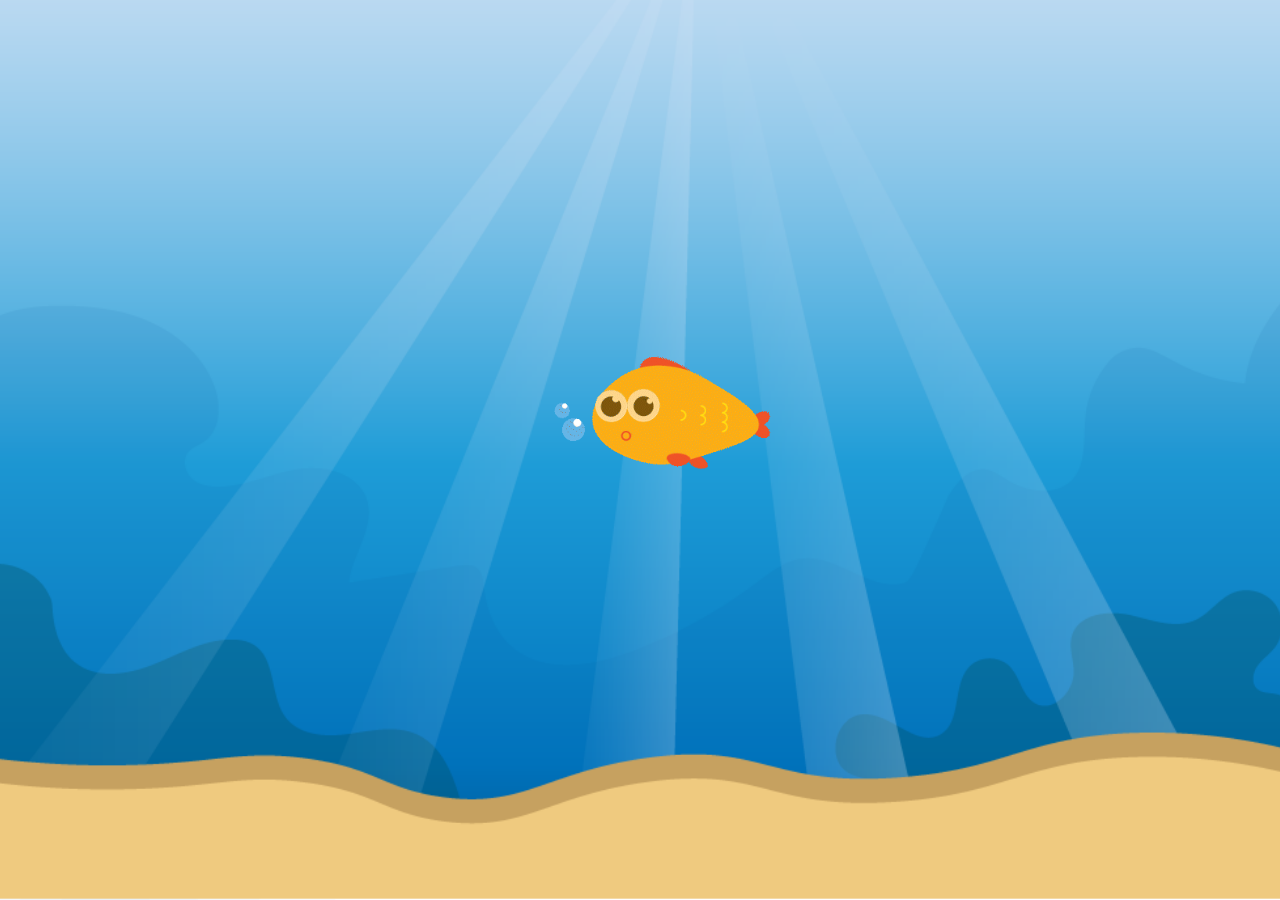
<file: load2.1/load2.html>
<!DOCTYPE html>
<html lang="en">
  <head>
    <meta charset="UTF-8" />
    <meta name="viewport" content="width=device-width, initial-scale=1.0" />
    <title>Document</title>
    <link rel="stylesheet" href="style.css" />
  </head>
  <body>
    <img class="fish" src="fish.gif" />

    <div class="loading-message"></div>

    <script>
      const params = new URLSearchParams(window.location.search);
      const redirectUrl = params.get("redirect");

      if (redirectUrl) {
        setTimeout(() => {
          window.location.href = redirectUrl;
        }, 10000); // 3 seconds delay
      }
    </script>
  </body>
</html>
</file>
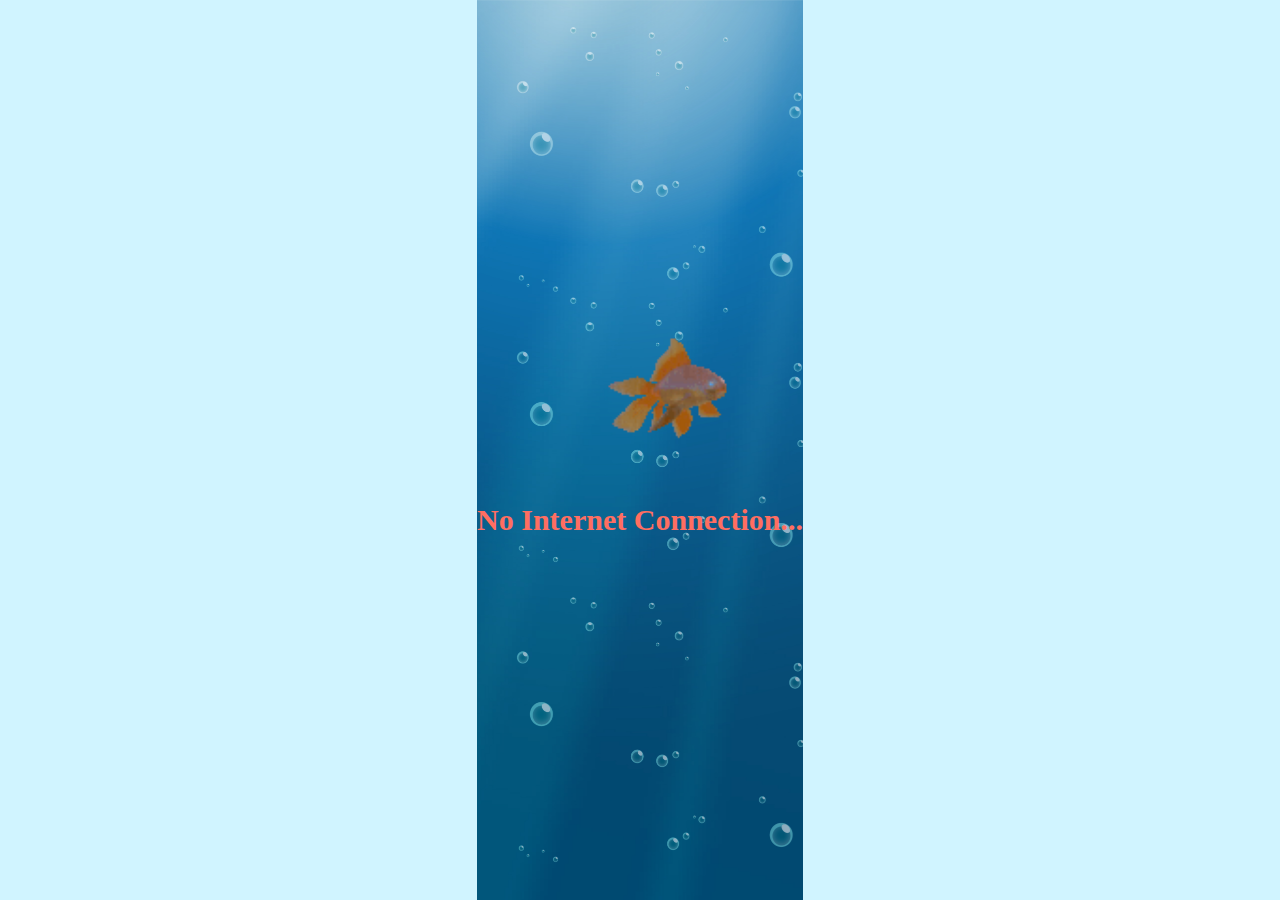
<file: load2/load2.html>
<!DOCTYPE html>
<html lang="en">
  <head>
    <meta charset="UTF-8" />
    <meta name="viewport" content="width=device-width, initial-scale=1.0" />
    <title>Document</title>
    <link rel="stylesheet" href="style.css" />
    <style>
      html, body {
        margin: 0;
        padding: 0;
        height: 100%;
        background-color: #d0f4ff; /* Light blue background */
        display: flex;
        flex-direction: column;
        align-items: center;
        justify-content: center;
      }

      .fish {
        position: absolute;
        top: 45%;
        left: 48%;
        transform: translate(-50%, -50%);
        width: 480px;
        pointer-events: none;
      }

      .loading-message {
        margin-top: 140px;
        font-size: 30px;
        font-family: "Pixeloid Sans";
        font-weight: bold;
        color: hsl(5, 100%, 69%);
      }
    </style>
  </head>
  <body>

    
    <img class="fish" src="fish.gif" />
     
   

    <div class="loading-message">No Internet Connection...</div>

    <script>
      const params = new URLSearchParams(window.location.search);
      const redirectUrl = params.get("redirect");

      if (redirectUrl) {
        setTimeout(() => {
          window.location.href = redirectUrl;
        }, 10000);
      }
    </script>

  </body>
</html>
</file>
<file: load2.1/style.css>
body {
    margin: 0;
    padding: 0;
    height: 100vh;
    background-image: url('water.jpg'); /* Replace with your image URL */
    background-size: cover;
    background-position: center;
    background-repeat: no-repeat;
    background-attachment: fixed; /* Optional: makes background stay on scroll */
    display: flex;
    justify-content: center; /* centers horizontally */
    align-items: center;     /* centers vertically */
}

.fish {
    width: 500px; /* optional: resize the gif if needed */
  }
</file>
<file: load2/style.css>
body {
    margin: 0;
    padding: 0;
    height: 100vh;
    background-image: url('water.jpg'); /* Replace with your image URL */
    background-size: cover;
    background-position: center;
    background-repeat: no-repeat;
    background-attachment: fixed; /* Optional: makes background stay on scroll */
    display: flex;
    justify-content: center; /* centers horizontally */
    align-items: center;     /* centers vertically */
}

.fish {
    width: 500px; /* optional: resize the gif if needed */
  }
</file>
